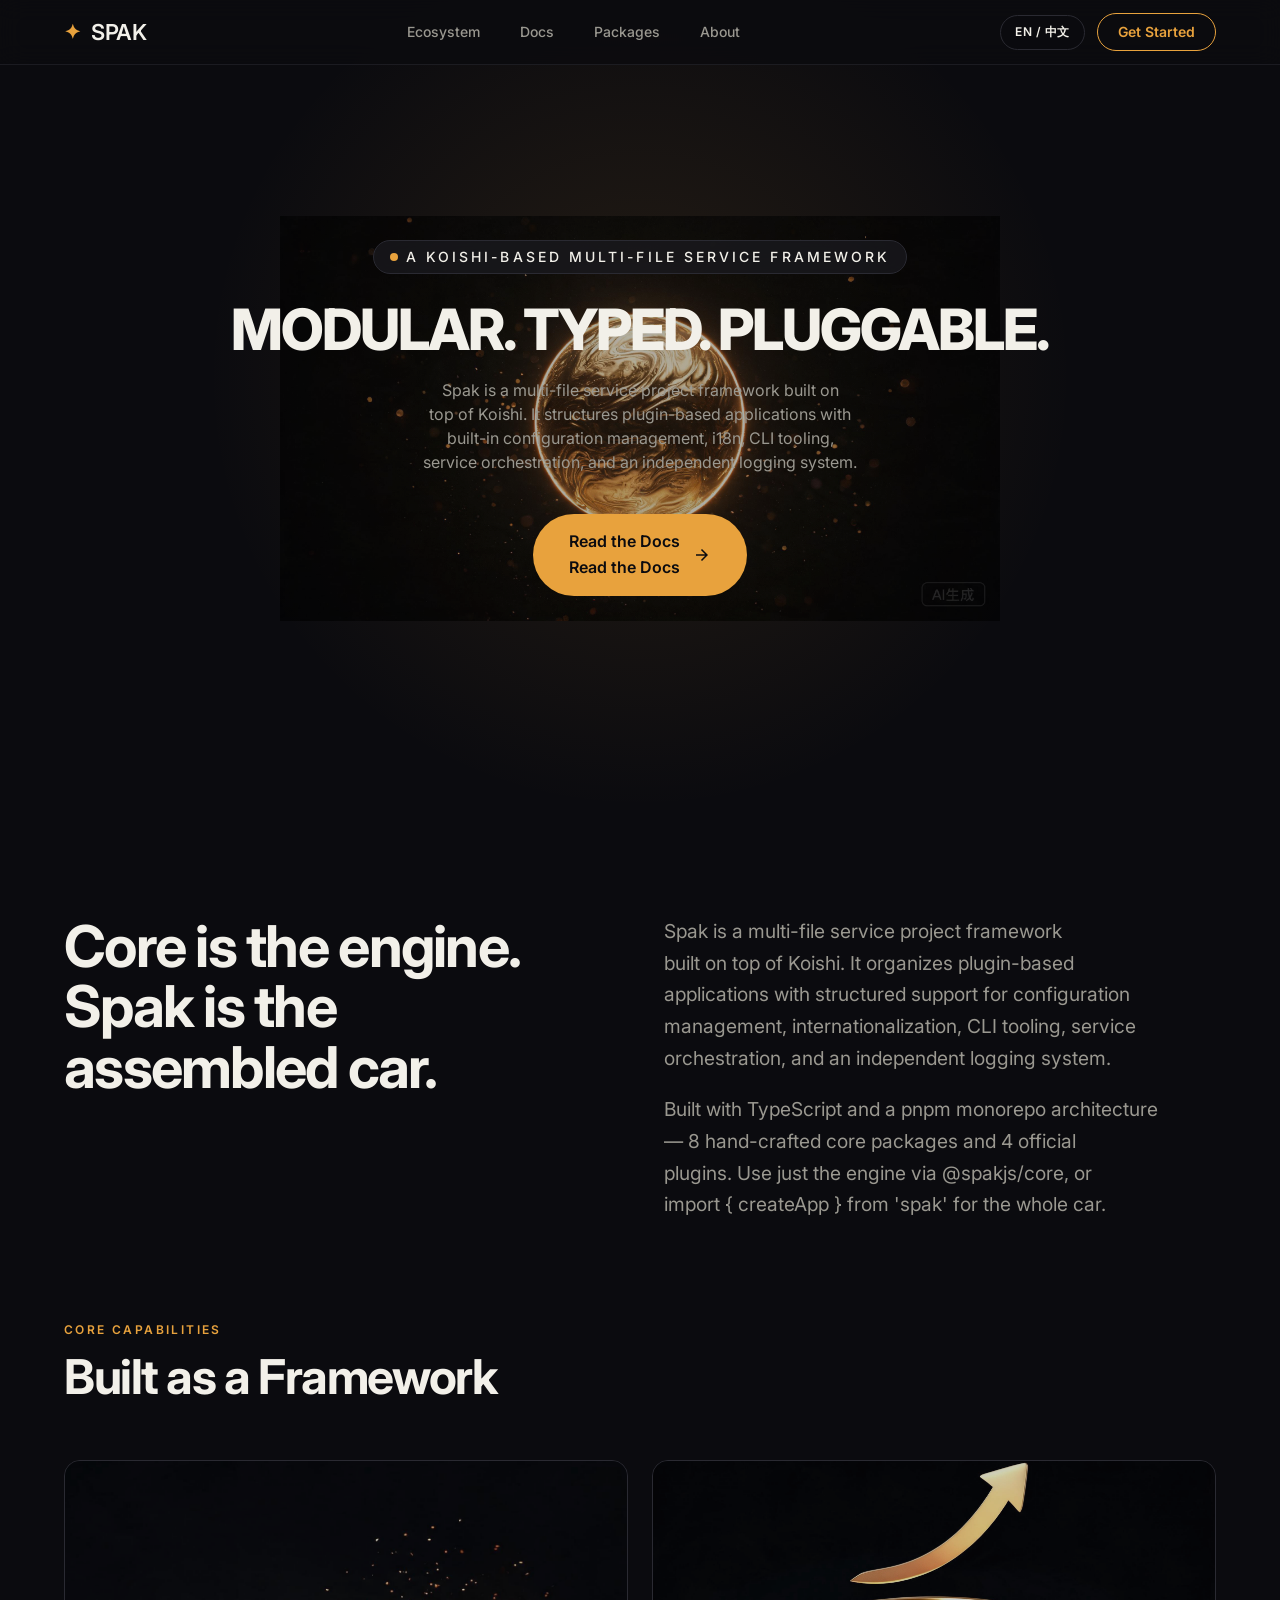
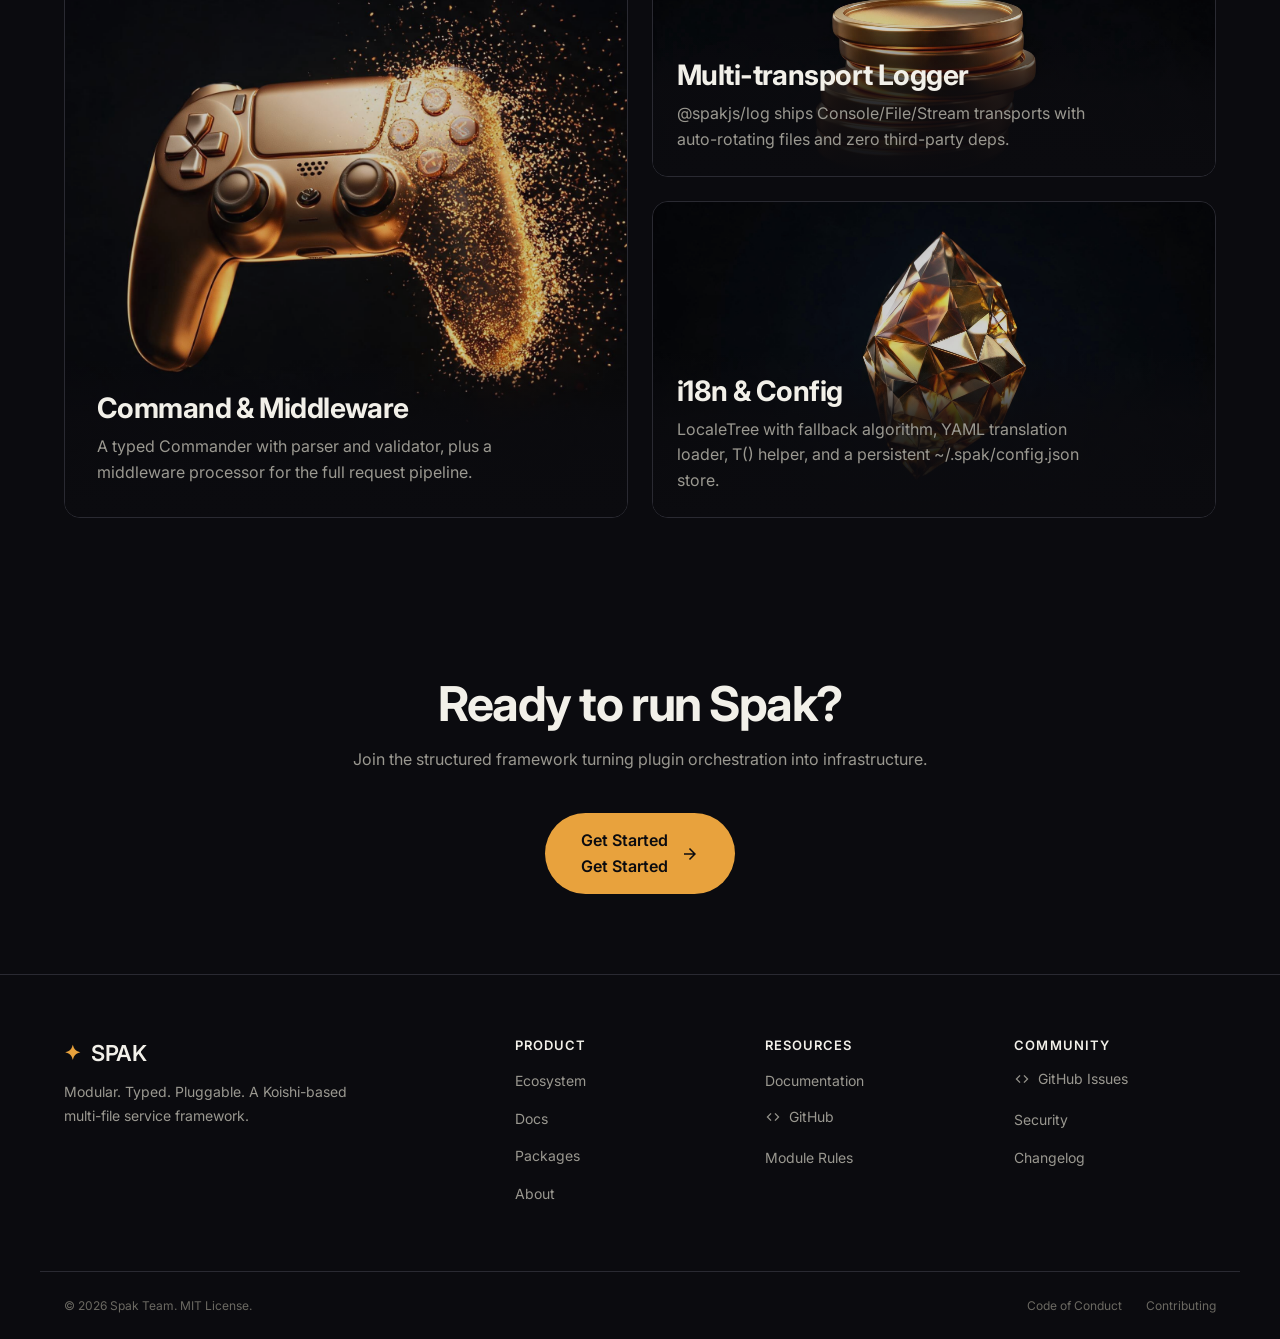
<file: index.html>
<!DOCTYPE html>
<html lang="en" class="dark">
<head>
  <meta charset="UTF-8">
  <meta name="viewport" content="width=device-width,initial-scale=1.0">
  <title>Spak — A Koishi-based Multi-file Service Framework</title>
  <link rel="icon" type="image/svg+xml" href="assets/spak.svg">
  <link rel="preconnect" href="https://fonts.googleapis.com">
  <link rel="preconnect" href="https://fonts.gstatic.com" crossorigin>
  <link href="https://fonts.googleapis.com/css2?family=Inter:wght@300;400;500;600;700;800&display=swap" rel="stylesheet">
  <link href="https://fonts.googleapis.com/css2?family=Material+Symbols+Outlined:opsz,wght,FILL,GRAD@20..48,100..700,0..1,0..200" rel="stylesheet">
  <link rel="stylesheet" href="css/main.css">
  <link rel="stylesheet" href="css/layout.css">
  <link rel="stylesheet" href="css/animations.css">
  <link rel="stylesheet" href="css/themes.css">
</head>
<body class="lang-en">
  <div id="app">
    <!-- Cinematic Loader (shown until islands load + animation ticks) -->
    <div id="loader" class="loading-screen" aria-hidden="true">
      <div class="loading-ring-wrap">
        <svg class="loading-ring" viewBox="0 0 120 120" aria-hidden="true">
          <circle class="loading-ring-track" cx="60" cy="60" r="54" fill="none" stroke-width="2" />
          <circle id="loader-progress" class="loading-progress" cx="60" cy="60" r="54" fill="none" stroke-width="2" stroke-linecap="round" style="stroke-dasharray: 339.292; stroke-dashoffset: 339.292;" />
        </svg>
        <div class="loading-orb"></div>
      </div>
      <div class="loading-logotype">SPAK</div>
      <div class="loading-number"><span id="loader-number">0</span><span style="opacity:.9">%</span></div>
    </div>
  </div>

  <script>
    // ===== Page titles (per language) =====
    const PAGE_TITLE = {
      en: 'Spak — A Koishi-based Multi-file Service Framework',
      zh: 'Spak — 基于 Koishi 的多文件服务项目框架'
    }

    // ===== Islands configuration =====
    const islands = [
      { id: 'navbar',       file: 'islands/navbar.html' },
      { id: 'hero',         file: 'islands/hero.html' },
      { id: 'features',     file: 'islands/features.html' },
      { id: 'projects',     file: 'islands/projects.html' },
      { id: 'project-list', file: 'islands/project-list.html' },
      { id: 'docs',         file: 'islands/docs.html' },
      { id: 'about-page',   file: 'islands/about-page.html' },
      { id: 'footer',       file: 'islands/footer.html' },
    ]

    // ===== Page definitions (hash-based routing) =====
    const pages = {
      home:     { show: ['hero', 'features', 'projects'], hash: '',            name: { en: 'Home',     zh: '首页' } },
      projects: { show: ['project-list'],                  hash: 'projects',    name: { en: 'Packages', zh: '包' } },
      docs:     { show: ['docs'],                          hash: 'docs',        name: { en: 'Docs',     zh: '文档' } },
      about:    { show: ['about-page'],                    hash: 'about',       name: { en: 'About',    zh: '关于' } },
    }

    function getPageFromHash() {
      const hash = window.location.hash.replace('#/', '').replace('#', '')
      if (hash === 'projects') return 'projects'
      if (hash === 'docs')     return 'docs'
      if (hash === 'about')    return 'about'
      return 'home'
    }

    function currentLang() {
      return document.body.classList.contains('lang-zh') ? 'zh' : 'en'
    }

    function setLang(lang, { persist = true } = {}) {
      document.body.classList.remove('lang-en', 'lang-zh')
      document.body.classList.add('lang-' + lang)
      document.documentElement.lang = lang === 'zh' ? 'zh-CN' : 'en'
      document.title = PAGE_TITLE[lang]
      if (persist) {
        try { localStorage.setItem('spak-lang', lang) } catch (e) {}
      }
    }

    // ===== Initial language detection =====
    ;(function initLang() {
      let saved = null
      try { saved = localStorage.getItem('spak-lang') } catch (e) {}
      if (saved === 'zh' || saved === 'en') {
        setLang(saved, { persist: false })
      } else {
        const nav = (navigator.language || 'en').toLowerCase()
        setLang(nav.startsWith('zh') ? 'zh' : 'en', { persist: false })
      }
    })()

    function navigate(page, { pushHash = true } = {}) {
      const config = pages[page] || pages.home

      // Update hash once (avoid loop)
      if (pushHash) {
        const targetHash = config.hash
        const currentHash = window.location.hash.replace('#/', '').replace('#', '')
        if (targetHash !== currentHash) {
          history.replaceState(null, '', targetHash ? '#/' + targetHash : '#/')
        }
      }

      // Update nav links (if navbar is already loaded)
      const currentKey = page
      document.querySelectorAll('.nav-link[data-page], .nav-link').forEach(btn => {
        const p = btn.getAttribute('data-page')
        if (!p) return
        btn.classList.toggle('active', p === currentKey)
      })

      // Toggle visibility of content islands
      document.querySelectorAll('#app > .island-wrap').forEach(wrap => {
        const name = wrap.dataset.island
        if (name === 'navbar' || name === 'footer') {
          wrap.style.display = ''
          return
        }
        wrap.style.display = config.show.includes(name) ? '' : 'none'
      })

      // After switching page, re-run reveal + count observers
      requestAnimationFrame(() => {
        initScrollAnimation()
        initCountUps()
        window.scrollTo({ top: 0, behavior: 'instant' in window ? 'instant' : 'auto' })
      })
    }

    window.navigate = navigate

    // ===== Hash change listener =====
    window.addEventListener('hashchange', () => {
      const page = getPageFromHash()
      navigate(page, { pushHash: false })
      // After page switch, if hash contains a sub-anchor scroll to it
      const raw = window.location.hash
      if (raw.includes('?') || raw.includes('#') && raw.split('#').length > 2) {
        // legacy nested hash; ignore
      }
    })

    // ===== Islands loader =====
    async function loadIslands() {
      const app = document.getElementById('app')
      // Keep loader; append islands after (we remove loader after animation)
      const loader = document.getElementById('loader')

      for (const item of islands) {
        try {
          const res = await fetch(item.file)
          if (!res.ok) { console.warn('Island fetch failed:', item.file, res.status); continue }
          const html = await res.text()
          const wrap = document.createElement('div')
          wrap.className = 'island-wrap'
          wrap.dataset.island = item.id
          wrap.innerHTML = html
          // Insert before loader so loader sits on top visually; then remove loader later
          app.insertBefore(wrap, loader)

          // Re-execute any inline scripts inside the island
          wrap.querySelectorAll('script').forEach(oldScript => {
            const ns = document.createElement('script')
            Array.from(oldScript.attributes).forEach(a => ns.setAttribute(a.name, a.value))
            ns.textContent = oldScript.textContent
            oldScript.parentNode.replaceChild(ns, oldScript)
          })
        } catch (e) {
          console.warn('Island load failed:', item.file, e)
        }
      }

      // After all islands loaded, bind global interactions (navbar etc.)
      bindGlobalInteractions()

      // Initialize scroll + count for first time
      initScrollAnimation()
      initCountUps()

      // Route to initial page from hash
      navigate(getPageFromHash(), { pushHash: false })
    }

    // ===== Cinematic loader progress =====
    function startLoaderAnimation(onDone) {
      const prefersReduced = window.matchMedia('(prefers-reduced-motion: reduce)').matches
      const loader = document.getElementById('loader')
      const loaderNumber = document.getElementById('loader-number')
      const loaderProgress = document.getElementById('loader-progress')
      const ringCircumference = 339.292

      if (prefersReduced) {
        if (loader) { loader.style.display = 'none' }
        onDone && onDone()
        return
      }

      const duration = 1800
      let startTs = null
      function easeOutQuart(t) { return 1 - Math.pow(1 - t, 4) }

      function tick(ts) {
        if (!startTs) startTs = ts
        const p = Math.min((ts - startTs) / duration, 1)
        const value = Math.floor(easeOutQuart(p) * 100)
        if (loaderNumber)   loaderNumber.textContent = value
        if (loaderProgress) loaderProgress.style.strokeDashoffset = ringCircumference * (1 - easeOutQuart(p))
        if (p < 1) {
          requestAnimationFrame(tick)
        } else {
          if (loaderProgress) loaderProgress.style.strokeDashoffset = 0
          if (loader) {
            loader.classList.add('done')
            setTimeout(() => {
              if (loader && loader.parentNode) loader.parentNode.removeChild(loader)
              onDone && onDone()
            }, 700)
          } else {
            onDone && onDone()
          }
        }
      }
      requestAnimationFrame(tick)
    }

    // ===== Reveal on scroll =====
    let revealObserver = null
    function initScrollAnimation() {
      // Tag reveal candidates if not tagged yet
      document.querySelectorAll('.reveal, .card, .section, .about-card, .domain-card, .chip-row, .cta-wrap, .stats-grid > div, .manifesto-grid > div').forEach(el => {
        if (!el.classList.contains('reveal') && !el.classList.contains('scroll-animate')) {
          // Only tag elements that would benefit from reveal; skip if explicitly reveal already
        }
      })
      const targets = document.querySelectorAll('.reveal, .scroll-animate')
      if (!('IntersectionObserver' in window)) {
        targets.forEach(t => t.classList.add('visible', 'in-view'))
        return
      }
      if (revealObserver) revealObserver.disconnect()
      revealObserver = new IntersectionObserver((entries) => {
        entries.forEach(entry => {
          if (entry.isIntersecting) {
            entry.target.classList.add('in-view', 'visible')
            entry.target.classList.remove('exit')
            revealObserver.unobserve(entry.target)
          } else {
            // Allow re-animation on scroll back for fun
            entry.target.classList.add('exit')
            entry.target.classList.remove('visible', 'in-view')
          }
        })
      }, { threshold: 0.12, rootMargin: '0px 0px -40px 0px' })
      targets.forEach(el => revealObserver.observe(el))
    }

    // ===== Count-up animation =====
    let countObserver = null
    function initCountUps() {
      if (countObserver) countObserver.disconnect()
      const els = document.querySelectorAll('.count-up')
      if (!els.length) return

      const easeOutQuart = (t) => 1 - Math.pow(1 - t, 4)
      const compact = (n) => {
        if (n >= 1e9) return (n / 1e9).toFixed(2).replace(/\.?0+$/, '') + 'B'
        if (n >= 1e6) return (n / 1e6).toFixed(2).replace(/\.?0+$/, '') + 'M'
        if (n >= 1e3) return Math.round(n / 1e3) + 'K'
        return n.toLocaleString('en-US')
      }

      if (!('IntersectionObserver' in window)) {
        els.forEach(el => {
          const target = parseInt(el.dataset.target, 10) || 0
          const prefix = el.dataset.prefix || ''
          const suffix = el.dataset.suffix || ''
          const fmt = el.dataset.format || 'compact'
          el.textContent = fmt === 'locale'
            ? prefix + target.toLocaleString('en-US') + suffix
            : prefix + compact(target) + suffix
        })
        return
      }

      countObserver = new IntersectionObserver((entries) => {
        entries.forEach(entry => {
          if (!entry.isIntersecting) return
          const el = entry.target
          if (el.dataset.counted) return
          el.dataset.counted = '1'
          const target = parseInt(el.dataset.target, 10) || 0
          const prefix = el.dataset.prefix || ''
          const suffix = el.dataset.suffix || ''
          const fmt = el.dataset.format || 'compact'
          const duration = 1800
          let startTs = null

          const format = (n) => {
            if (fmt === 'locale') return prefix + n.toLocaleString('en-US') + suffix
            return prefix + compact(n) + suffix
          }

          function step(ts) {
            if (!startTs) startTs = ts
            const p = Math.min((ts - startTs) / duration, 1)
            const current = Math.floor(easeOutQuart(p) * target)
            el.textContent = format(current)
            if (p < 1) requestAnimationFrame(step)
            else el.textContent = format(target)
          }
          requestAnimationFrame(step)
          countObserver.unobserve(el)
        })
      }, { threshold: 0.4 })

      els.forEach(el => countObserver.observe(el))
    }

    // ===== Smooth scroll for anchor links =====
    function bindSmoothScroll(rootEl) {
      const scope = rootEl || document
      scope.querySelectorAll('a[data-scroll], a[href^="#"]').forEach(a => {
        if (a.dataset.boundScroll) return
        // Skip pure routing buttons like onclick="navigate(...)" (they don't use href="#...")
        const href = a.getAttribute('href') || ''
        if (!href.startsWith('#')) return
        a.dataset.boundScroll = '1'
        a.addEventListener('click', (ev) => {
          const selector = href
          if (!selector || selector === '#' || selector === '#/') return
          // Strip leading '#/' or '#'
          const clean = selector.replace(/^#\/?/, '')
          // 1) If it matches a page hash (projects / about), do route + then top
          if (pages[clean]) {
            ev.preventDefault()
            navigate(clean)
            return
          }
          // 2) Otherwise try anchor ID scroll on currently visible page
          const target = document.getElementById(clean)
          if (target) {
            ev.preventDefault()
            // Close mobile menu if open
            const mm = document.getElementById('mobile-menu')
            if (mm) {
              mm.classList.add('hidden-menu')
              mm.setAttribute('aria-hidden', 'true')
              const mt = document.getElementById('menu-toggle')
              if (mt) mt.setAttribute('aria-expanded', 'false')
            }
            const navH = 72
            const rect = target.getBoundingClientRect()
            const top = window.scrollY + rect.top - navH
            window.scrollTo({ top: Math.max(0, top), behavior: 'smooth' })
          }
        })
      })
    }

    // ===== Global interactions (once navbar/footer etc. loaded) =====
    function bindGlobalInteractions() {
      // Smooth scroll across whole document
      bindSmoothScroll(document)

      // Mobile menu
      const menuToggle = document.getElementById('menu-toggle')
      const menuClose  = document.getElementById('menu-close')
      const mobileMenu = document.getElementById('mobile-menu')
      if (menuToggle && mobileMenu) {
        menuToggle.addEventListener('click', () => {
          mobileMenu.classList.remove('hidden-menu')
          mobileMenu.setAttribute('aria-hidden', 'false')
          menuToggle.setAttribute('aria-expanded', 'true')
        })
      }
      if (menuClose && mobileMenu) {
        menuClose.addEventListener('click', () => {
          mobileMenu.classList.add('hidden-menu')
          mobileMenu.setAttribute('aria-hidden', 'true')
          if (menuToggle) menuToggle.setAttribute('aria-expanded', 'false')
        })
      }
      // Click outside to close mobile menu
      if (mobileMenu) {
        mobileMenu.addEventListener('click', (e) => {
          if (e.target === mobileMenu) {
            mobileMenu.classList.add('hidden-menu')
            mobileMenu.setAttribute('aria-hidden', 'true')
            if (menuToggle) menuToggle.setAttribute('aria-expanded', 'false')
          }
        })
      }

      // Language toggles (all buttons)
      const toggles = document.querySelectorAll('.lang-toggle, #global-lang-toggle, #mobile-lang-toggle')
      toggles.forEach(btn => {
        if (btn.dataset.boundLang) return
        btn.dataset.boundLang = '1'
        btn.addEventListener('click', () => {
          const next = currentLang() === 'zh' ? 'en' : 'zh'
          setLang(next)
        })
      })

      // Legacy nav-link onclick="navigate(...)" may not have data-page; ensure consistency
      document.querySelectorAll('.nav-link').forEach(btn => {
        // If it has onclick already set (from islands), that's fine.
        // If it's a scroll anchor, bindSmoothScroll handles it.
      })
    }

    // ===== Boot sequence =====
    ;(async function boot() {
      // Kick off loader animation in parallel with island fetching
      let loaderDone = false
      let islandsDone = false
      function tryFinalize() {
        if (loaderDone && islandsDone) {
          // Everything is ready; final reveal ensured by CSS on loader
        }
      }
      startLoaderAnimation(() => { loaderDone = true; tryFinalize() })
      await loadIslands()
      islandsDone = true
      tryFinalize()
    })()
  </script>
</body>
</html>
</file>
<file: css/main.css>
/* ===== Spak Main Styles — Zentry dark-gold theme ===== */

/* ===== Global Reset ===== */
*,*::before,*::after { margin: 0; padding: 0; box-sizing: border-box; }
html, body { overflow-x: hidden; }
body {
  font-family: 'Inter',"Noto Sans SC","PingFang SC","Microsoft YaHei",-apple-system,BlinkMacSystemFont,system-ui,sans-serif;
  background: var(--spak-background);
  color: var(--spak-foreground);
  line-height: 1.6;
  min-height: 100vh;
  -webkit-font-smoothing: antialiased;
  -moz-osx-font-smoothing: grayscale;
}
a { color: var(--spak-primary); text-decoration: none; transition: color .2s; }
a:hover { color: color-mix(in srgb, var(--spak-primary) 75%, white); }
::selection { background: var(--spak-primary); color: var(--spak-primary-foreground); }
img { max-width: 100%; display: block; }
button { font-family: inherit; cursor: pointer; }
h1, h2, h3, h4 { font-weight: 700; letter-spacing: -0.02em; color: var(--spak-foreground); }

/* ===== Tap highlight & focus (no click bug!) ===== */
* {
  -webkit-tap-highlight-color: transparent;
  -webkit-touch-callout: none;
}
button, a, .nav-link, .btn, .nav-logo, .lang-toggle, .magnetic-btn {
  -webkit-tap-highlight-color: transparent !important;
  outline: none;
}
button:focus, a:focus, .nav-link:focus, .btn:focus, .lang-toggle:focus {
  outline: none;
  box-shadow: none;
}
button:focus-visible, a:focus-visible, .lang-toggle:focus-visible, .magnetic-btn:focus-visible {
  outline: 2px solid var(--spak-primary);
  outline-offset: 2px;
}

/* ===== Utility classes ===== */
.material-symbols-outlined {
  font-size: 24px;
  line-height: 1;
  vertical-align: middle;
}
.gradient-text {
  background: linear-gradient(135deg, var(--spak-primary), #F2C87A);
  -webkit-background-clip: text;
  -webkit-text-fill-color: transparent;
  background-clip: text;
}
.btn {
  display: inline-flex; align-items: center; gap: 8px;
  padding: 12px 28px; border-radius: 9999px;
  font: 600 14px/20px 'Inter',sans-serif;
  cursor: pointer; transition: all .25s ease; border: 1px solid transparent; text-decoration: none;
}
.btn-primary { background: var(--spak-primary); color: var(--spak-primary-foreground); }
.btn-primary:hover { transform: translateY(-1px); box-shadow: 0 8px 24px -8px color-mix(in srgb, var(--spak-primary) 55%, transparent); }
.btn-secondary {
  background: transparent; color: var(--spak-primary);
  border: 1px solid var(--spak-border);
}
.btn-secondary:hover { background: color-mix(in srgb, var(--spak-primary) 10%, transparent); border-color: var(--spak-primary); }
.section-title {
  font: 700 32px/40px 'Inter',sans-serif; text-align: center; margin-bottom: 12px;
}
.section-desc {
  font: 400 16px/24px 'Inter',sans-serif; text-align: center;
  color: var(--spak-ink-2); margin-bottom: 48px;
}
.count-up { font-variant-numeric: tabular-nums; }

/* ===== Cinematic Loader ===== */
.loading-screen {
  position: fixed;
  inset: 0;
  z-index: 200;
  display: flex;
  flex-direction: column;
  align-items: center;
  justify-content: center;
  gap: 1.25rem;
  background: var(--spak-background);
  transition: opacity .7s ease, visibility .7s;
}
.loading-screen.done {
  opacity: 0;
  visibility: hidden;
  pointer-events: none;
}
.loading-ring-wrap {
  position: relative;
  width: 160px;
  height: 160px;
}
.loading-ring {
  position: absolute;
  inset: 0;
  width: 100%;
  height: 100%;
  transform: rotate(-90deg);
}
.loading-ring-track {
  stroke: color-mix(in srgb, var(--spak-primary) 18%, transparent);
}
.loading-progress {
  stroke: var(--spak-primary);
  transition: stroke-dashoffset 0.05s linear;
}
.loading-orb {
  position: absolute;
  inset: 0;
  margin: auto;
  width: 72px;
  height: 72px;
  border-radius: 50%;
  background: radial-gradient(circle at 35% 30%, color-mix(in srgb, var(--spak-primary) 70%, var(--spak-foreground) 30%) 0%, var(--spak-primary) 42%, color-mix(in srgb, var(--spak-primary) 22%, transparent) 72%, transparent 100%);
  box-shadow: 0 0 44px color-mix(in srgb, var(--spak-primary) 55%, transparent), inset 0 0 22px rgba(255,255,255,0.16);
  animation: loader-orb-breathe 2.4s ease-in-out infinite;
}
@keyframes loader-orb-breathe {
  0%, 100% { transform: scale(1); opacity: .9; }
  50% { transform: scale(1.12); opacity: 1; }
}
.loading-logotype {
  font-size: 1.15rem;
  font-weight: 700;
  color: var(--spak-primary);
  letter-spacing: 0.6em;
  text-indent: 0.6em;
  opacity: 0;
  animation: logotype-reveal 1.2s cubic-bezier(.22, 1, .36, 1) forwards;
  animation-delay: 0.2s;
}
@keyframes logotype-reveal {
  from { opacity: 0; letter-spacing: 0.9em; filter: blur(4px); }
  to { opacity: 1; letter-spacing: 0.28em; filter: blur(0); }
}
.loading-number {
  font-size: 1.5rem;
  font-weight: 600;
  color: var(--spak-primary);
  letter-spacing: 0.04em;
  line-height: 1;
  font-variant-numeric: tabular-nums;
}

/* ===== Navbar (Glass) ===== */
.nav-glass {
  position: fixed;
  inset: 0 0 auto 0;
  z-index: 60;
  background: color-mix(in srgb, var(--spak-background) 82%, transparent);
  border-bottom: 1px solid color-mix(in srgb, var(--spak-border) 55%, transparent);
  backdrop-filter: blur(12px);
  -webkit-backdrop-filter: blur(12px);
}
.nav-inner {
  max-width: 1200px;
  margin: 0 auto;
  padding: 0 24px;
  height: 64px;
  display: flex;
  align-items: center;
  justify-content: space-between;
}
.nav-logo {
  display: flex;
  align-items: center;
  gap: 8px;
  cursor: pointer;
  font: 700 20px/1 'Inter',sans-serif;
  letter-spacing: 0.12em;
  color: var(--spak-foreground);
  text-decoration: none;
}
.nav-links {
  display: flex;
  align-items: center;
  gap: 32px;
}
.nav-link {
  background: none;
  border: none;
  padding: 0;
  font: 500 14px/20px 'Inter',sans-serif;
  color: var(--spak-ink-2);
  cursor: pointer;
  transition: color .2s ease;
}
.nav-link:hover { color: var(--spak-foreground); }
.nav-link.active { color: var(--spak-foreground); }

.nav-actions {
  display: flex;
  align-items: center;
  gap: 12px;
}

.lang-toggle {
  display: inline-flex;
  align-items: center;
  justify-content: center;
  border-radius: 9999px;
  padding: .5rem .9rem;
  font-size: .75rem;
  font-weight: 600;
  letter-spacing: 0.04em;
  border: 1px solid var(--spak-border);
  color: var(--spak-foreground);
  background: color-mix(in srgb, var(--spak-background) 70%, transparent);
  transition: border-color .2s ease, color .2s ease, background .2s ease;
  cursor: pointer;
}
.lang-toggle:hover {
  border-color: var(--spak-primary);
  color: var(--spak-primary);
  background: color-mix(in srgb, var(--spak-primary) 10%, transparent);
}

.btn-outline-gold {
  display: inline-flex;
  align-items: center;
  justify-content: center;
  border-radius: 9999px;
  padding: .5rem 1.25rem;
  font: 600 14px/20px 'Inter',sans-serif;
  border: 1px solid var(--spak-primary);
  color: var(--spak-primary);
  background: transparent;
  transition: all .25s ease;
  cursor: pointer;
  text-decoration: none;
}
.btn-outline-gold:hover {
  background: var(--spak-primary);
  color: var(--spak-primary-foreground);
}

.menu-toggle {
  display: none;
  align-items: center;
  justify-content: center;
  width: 40px;
  height: 40px;
  border-radius: 8px;
  border: 1px solid var(--spak-border);
  background: transparent;
  color: var(--spak-foreground);
}

/* ===== Mobile Menu ===== */
.mobile-menu {
  position: fixed;
  inset: 0;
  z-index: 70;
  display: flex;
  flex-direction: column;
  align-items: center;
  justify-content: center;
  gap: 2rem;
  background: color-mix(in srgb, var(--spak-background) 96%, transparent);
  backdrop-filter: blur(16px);
  -webkit-backdrop-filter: blur(16px);
  transition: opacity .35s ease, visibility .35s;
}
.mobile-menu.hidden-menu {
  opacity: 0;
  visibility: hidden;
  pointer-events: none;
}
.mobile-menu-close {
  position: absolute;
  top: 16px;
  right: 24px;
  display: inline-flex;
  align-items: center;
  justify-content: center;
  width: 40px;
  height: 40px;
  border-radius: 8px;
  border: 1px solid var(--spak-border);
  background: transparent;
  color: var(--spak-foreground);
}
.mobile-link {
  font-size: 1.5rem;
  font-weight: 500;
  color: var(--spak-foreground);
  text-decoration: none;
  transition: color .2s ease;
}
.mobile-link:hover { color: var(--spak-primary); }

/* ===== Hero ===== */
.hero {
  position: relative;
  isolation: isolate;
  min-height: 100vh;
  display: flex;
  align-items: center;
  justify-content: center;
  overflow: hidden;
  background-image: var(--spak-hero-radial);
}
.hero-bg {
  position: absolute;
  inset: 0;
  background-image: var(--spak-hero-radial);
  z-index: -1;
}
.hero-particles {
  position: absolute;
  inset: 0;
  z-index: 0;
  pointer-events: none;
}
.hero-glow-ring {
  position: absolute;
  width: 300px;
  height: 300px;
  border-radius: 50%;
  background: radial-gradient(circle, color-mix(in srgb, var(--spak-primary) 25%, transparent) 0%, transparent 70%);
  filter: blur(40px);
  animation: glow-pulse 6s ease-in-out infinite;
  pointer-events: none;
}
@keyframes glow-pulse {
  0%, 100% { opacity: .4; transform: scale(1); }
  50% { opacity: .7; transform: scale(1.15); }
}
.hero-orb {
  position: absolute;
  inset: 0;
  display: flex;
  align-items: center;
  justify-content: center;
  z-index: -1;
  pointer-events: none;
}
.hero-orb img {
  width: min(90vw, 720px);
  opacity: .65;
  animation: orb-pulse 8s ease-in-out infinite;
}
@keyframes orb-pulse {
  0%, 100% { transform: scale(1); }
  50% { transform: scale(1.06); }
}
.hero-content {
  position: relative;
  z-index: 1;
  max-width: 1100px;
  margin: 0 auto;
  text-align: center;
  padding: 80px 24px;
  width: 100%;
}
.hero-badge {
  display: inline-flex;
  align-items: center;
  gap: 8px;
  padding: 6px 16px;
  border-radius: 9999px;
  background: color-mix(in srgb, var(--spak-surface) 70%, transparent);
  backdrop-filter: blur(12px);
  -webkit-backdrop-filter: blur(12px);
  border: 1px solid var(--spak-border);
  color: var(--spak-primary);
  font: 600 12px/1.5 'Inter',sans-serif;
  letter-spacing: 0.22em;
  text-transform: uppercase;
  margin-bottom: 24px;
}
.badge-dot {
  width: 6px; height: 6px;
  border-radius: 50%;
  background: var(--spak-primary);
}
.hero-title {
  font: 800 clamp(48px, 7vw, 112px) / 0.92 'Inter',sans-serif;
  letter-spacing: -0.04em;
  margin-bottom: 16px;
  color: var(--spak-foreground);
  text-wrap: balance;
}
.hero-subtitle {
  font: 700 24px/32px 'Inter',sans-serif;
  margin-bottom: 12px;
  color: var(--spak-foreground);
}
.hero-desc {
  font: 400 clamp(16px, 1.6vw, 20px) / 1.6 'Inter',sans-serif;
  color: var(--spak-ink-2);
  max-width: 640px;
  margin: 24px auto 40px;
  text-wrap: balance;
}
.hero-actions {
  display: flex;
  gap: 16px;
  justify-content: center;
  flex-wrap: wrap;
}

/* ===== Magnetic Button ===== */
.magnetic-btn {
  position: relative;
  display: inline-flex;
  align-items: center;
  gap: .75rem;
  overflow: hidden;
  border-radius: 9999px;
  padding: .95rem 2.2rem;
  font-weight: 600;
  background: var(--spak-primary);
  color: var(--spak-primary-foreground);
  text-decoration: none;
  cursor: pointer;
  border: none;
}
.magnetic-track {
  display: flex;
  flex-direction: column;
  transition: transform .4s cubic-bezier(.22, 1, .36, 1);
}
.magnetic-btn:hover .magnetic-track {
  transform: translateY(-50%);
}

/* ===== Stars (legacy particle) ===== */
.star {
  position: absolute;
  background: var(--spak-primary);
  border-radius: 50%;
  opacity: 0;
  animation: star-twinkle var(--dur, 3s) ease-in-out infinite;
}
@keyframes star-twinkle {
  0%, 100% { opacity: 0; transform: scale(0.5); }
  50% { opacity: 1; transform: scale(1); }
}

/* ===== Grid Helpers ===== */
.grid-3 { display: grid; grid-template-columns: repeat(3, 1fr); gap: 24px; }
.grid-2 { display: grid; grid-template-columns: repeat(2, 1fr); gap: 24px; }
.grid-auto {
  display: grid;
  grid-template-columns: repeat(auto-fill, minmax(300px, 1fr));
  gap: 24px;
}

/* ===== Cards ===== */
.card {
  position: relative;
  padding: 32px;
  border-radius: var(--spak-radius-lg);
  background: var(--spak-card);
  border: 1px solid var(--spak-border);
  transition: all .35s cubic-bezier(.4,0,.2,1);
  will-change: transform, box-shadow, border-color;
}
.card:hover {
  border-color: var(--spak-primary);
  box-shadow: 0 12px 40px -12px color-mix(in srgb, var(--spak-primary) 30%, transparent);
  transform: translateY(-4px) scale(1.01);
}
.card-icon {
  width: 48px; height: 48px;
  border-radius: var(--spak-radius-md);
  display: flex;
  align-items: center;
  justify-content: center;
  margin-bottom: 16px;
  background: var(--spak-primary-container);
  color: var(--spak-primary);
}
.card h3 {
  font: 600 18px/26px 'Inter',sans-serif;
  margin-bottom: 8px;
  color: var(--spak-foreground);
}
.card p {
  font: 400 14px/22px 'Inter',sans-serif;
  color: var(--spak-ink-2);
}

/* ===== Feature image cards ===== */
.feature-grid {
  display: grid;
  grid-template-columns: repeat(2, 1fr);
  gap: 24px;
}
.feature-card-large {
  grid-row: span 2;
  position: relative;
  overflow: hidden;
  border-radius: var(--spak-radius-lg);
  border: 1px solid var(--spak-border);
  background: var(--spak-card);
  transition: transform .5s ease;
}
.feature-card-large:hover,
.feature-card:hover {
  transform: scale(1.02);
}
.feature-card-large .feature-img,
.feature-card .feature-img {
  width: 100%;
  height: 100%;
  object-fit: cover;
  opacity: .8;
  transition: transform .7s ease;
}
.feature-card-large:hover .feature-img,
.feature-card:hover .feature-img {
  transform: scale(1.05);
}
.feature-card-large .feature-overlay {
  position: absolute;
  inset: auto 0 0 0;
  padding: 32px;
  background: linear-gradient(to top, var(--spak-background) 0%, color-mix(in srgb, var(--spak-background) 80%, transparent) 60%, transparent 100%);
}
.feature-card {
  position: relative;
  overflow: hidden;
  border-radius: var(--spak-radius-lg);
  border: 1px solid var(--spak-border);
  background: var(--spak-card);
  aspect-ratio: 16 / 9;
  transition: transform .5s ease;
}
.feature-card .feature-overlay {
  position: absolute;
  inset: auto 0 0 0;
  padding: 24px;
  background: linear-gradient(to top, var(--spak-background) 0%, color-mix(in srgb, var(--spak-background) 80%, transparent) 60%, transparent 100%);
}
.feature-overlay h3 {
  font: 700 clamp(20px, 2.2vw, 30px) / 1.2 'Inter',sans-serif;
  margin-bottom: 8px;
  color: var(--spak-foreground);
}
.feature-overlay p {
  color: var(--spak-ink-2);
  max-width: 420px;
}

/* ===== Manifesto / About 2-column ===== */
.manifesto-grid {
  max-width: 1200px;
  margin: 0 auto;
  display: grid;
  grid-template-columns: 1fr 1fr;
  gap: 48px;
  align-items: start;
}
.manifesto-grid h2 {
  font: 700 clamp(30px, 4.5vw, 60px) / 1.05 'Inter',sans-serif;
  letter-spacing: -0.03em;
  text-wrap: balance;
}
.manifesto-grid p {
  font-size: clamp(16px, 1.5vw, 20px);
  line-height: 1.65;
  color: var(--spak-ink-2);
  margin-bottom: 20px;
  text-wrap: balance;
}

/* ===== Vault / Stats ===== */
.vault-bg {
  background: var(--spak-card);
}
.stats-grid {
  display: grid;
  grid-template-columns: repeat(3, 1fr);
  gap: 32px 48px;
}
.stat-num {
  font: 700 clamp(36px, 5vw, 64px) / 1 'Inter',sans-serif;
  color: var(--spak-primary);
  margin-bottom: 8px;
}
.stat-label {
  font: 500 12px/1.5 'Inter',sans-serif;
  letter-spacing: 0.12em;
  text-transform: uppercase;
  color: var(--spak-ink-2);
}

/* ===== Investor chips ===== */
.chip-row {
  display: flex;
  flex-wrap: wrap;
  justify-content: center;
  gap: 16px 24px;
}
.chip {
  padding: 12px 20px;
  border-radius: 9999px;
  border: 1px solid var(--spak-border);
  font: 600 13px/1 'Inter',sans-serif;
  letter-spacing: 0.08em;
  text-transform: uppercase;
  color: var(--spak-ink-2);
  white-space: nowrap;
}

/* ===== Backers CTA ===== */
.cta-wrap {
  text-align: center;
  max-width: 760px;
  margin: 0 auto;
}
.cta-wrap h2 {
  font: 700 clamp(28px, 4vw, 48px) / 1.1 'Inter',sans-serif;
  letter-spacing: -0.03em;
  margin-bottom: 16px;
}
.cta-wrap p {
  color: var(--spak-ink-2);
  margin-bottom: 40px;
}

/* ===== Section titles (compact) ===== */
.section-kicker {
  font: 600 12px/1.5 'Inter',sans-serif;
  letter-spacing: 0.2em;
  text-transform: uppercase;
  color: var(--spak-primary);
  margin-bottom: 12px;
}
.section-heading {
  font: 700 clamp(28px, 4vw, 48px) / 1.1 'Inter',sans-serif;
  letter-spacing: -0.03em;
  color: var(--spak-foreground);
  margin-bottom: 16px;
}

/* ===== Reveal on scroll ===== */
.reveal {
  opacity: 0;
  transform: translateY(28px);
  transition: opacity .8s cubic-bezier(.22, 1, .36, 1), transform .8s cubic-bezier(.22, 1, .36, 1);
}
.reveal.in-view {
  opacity: 1;
  transform: translateY(0);
}

/* ===== Footer ===== */
.site-footer {
  border-top: 1px solid var(--spak-border);
  padding: 64px 0 24px;
  background: var(--spak-background);
}
.footer-grid {
  max-width: 1200px;
  margin: 0 auto;
  padding: 0 24px;
  display: grid;
  grid-template-columns: 2fr 1fr 1fr 1fr;
  gap: 40px 48px;
}
.footer-brand p {
  color: var(--spak-ink-2);
  font-size: 14px;
  line-height: 1.7;
  margin-top: 12px;
  max-width: 320px;
}
.footer-col h4 {
  font: 600 13px/1 'Inter',sans-serif;
  letter-spacing: 0.08em;
  text-transform: uppercase;
  margin-bottom: 16px;
  color: var(--spak-foreground);
}
.footer-col ul { list-style: none; display: flex; flex-direction: column; gap: 12px; }
.footer-col a {
  font-size: 14px;
  color: var(--spak-ink-2);
  transition: color .2s ease;
  display: inline-flex;
  align-items: center;
  gap: 8px;
}
.footer-col a:hover { color: var(--spak-foreground); }

.footer-bottom {
  max-width: 1200px;
  margin: 64px auto 0;
  padding: 24px;
  border-top: 1px solid var(--spak-border);
  display: flex;
  align-items: center;
  justify-content: space-between;
  gap: 16px;
  flex-wrap: wrap;
  padding-bottom: 0;
}
.footer-bottom p { font-size: 12px; color: var(--spak-ink-3); }
.footer-legal { display: flex; gap: 24px; }
.footer-legal a { font-size: 12px; color: var(--spak-ink-3); }
.footer-legal a:hover { color: var(--spak-foreground); }

/* ===== Tags ===== */
.tag {
  display: inline-block;
  padding: 4px 12px;
  border-radius: 9999px;
  background: var(--spak-surface-2);
  color: var(--spak-foreground);
  font: 500 11px/16px 'Inter',sans-serif;
}
.tags { display: flex; flex-wrap: wrap; gap: 8px; margin: 12px 0; }

/* ===== Page Header ===== */
.page-header {
  text-align: center;
  padding-top: 120px;
  padding-bottom: 40px;
}

/* ===== About / Domain Card ===== */
.domain-card {
  position: relative;
  text-align: center;
  padding: 64px 32px;
  border-radius: var(--spak-radius-lg);
  background: var(--spak-card);
  overflow: hidden;
  border: 1px solid var(--spak-border);
  transition: all .3s;
}
.domain-card:hover {
  border-color: var(--spak-primary);
  box-shadow: 0 16px 48px -16px color-mix(in srgb, var(--spak-primary) 30%, transparent);
}
.domain-glow {
  position: absolute;
  top: -50%; left: 50%;
  transform: translateX(-50%);
  width: 400px; height: 400px;
  background: radial-gradient(circle, color-mix(in srgb, var(--spak-primary) 22%, transparent) 0%, transparent 70%);
  opacity: .4;
  pointer-events: none;
}
.domain-content { position: relative; z-index: 1; }
.domain-label {
  font: 500 14px/20px 'Inter',sans-serif;
  color: var(--spak-primary);
  margin-bottom: 12px;
  display: block;
}
.domain-name {
  font: 800 clamp(32px, 5vw, 48px) / 1.1 'Inter',sans-serif;
  background: linear-gradient(135deg, var(--spak-primary), #F2C87A);
  -webkit-background-clip: text;
  -webkit-text-fill-color: transparent;
  background-clip: text;
  margin-bottom: 12px;
  letter-spacing: -1px;
}
.domain-desc {
  font: 400 16px/24px 'Inter',sans-serif;
  color: var(--spak-ink-2);
  margin-bottom: 32px;
}

.about-card {
  max-width: 720px;
  margin: 0 auto;
  padding: 48px;
  border-radius: var(--spak-radius-lg);
  background: var(--spak-card);
  border: 1px solid var(--spak-border);
}
.about-icon {
  width: 72px;
  height: 72px;
  margin: 0 auto 20px;
  border-radius: 20px;
  display: flex;
  align-items: center;
  justify-content: center;
  background: var(--spak-primary-container);
  color: var(--spak-primary);
  font-size: 48px;
}
.about-card h2 {
  font: 700 28px/36px 'Inter',sans-serif;
  margin-bottom: 24px;
  text-align: center;
}
.about-text {
  text-align: left;
  font: 400 16px/28px 'Inter',sans-serif;
  color: var(--spak-ink-2);
}
.about-text p { margin-bottom: 16px; }
.about-text strong { color: var(--spak-foreground); font-weight: 600; }
.about-divider {
  height: 1px;
  background: var(--spak-border);
  margin: 32px 0;
}
.about-info {
  display: grid;
  grid-template-columns: 1fr 1fr;
  gap: 24px;
  text-align: left;
}
.info-item {
  display: flex;
  flex-direction: column;
  gap: 4px;
}
.info-label {
  font: 500 11px/16px 'Inter',sans-serif;
  color: var(--spak-ink-3);
  text-transform: uppercase;
  letter-spacing: .08em;
}
.info-value {
  font: 400 14px/22px 'Inter',sans-serif;
  color: var(--spak-foreground);
}
.info-value a { color: var(--spak-primary); font-weight: 500; }

/* ===== Responsive ===== */
@media (max-width: 960px) {
  .manifesto-grid { grid-template-columns: 1fr; gap: 24px; }
  .footer-grid { grid-template-columns: 1fr 1fr; }
  .feature-grid { grid-template-columns: 1fr; }
  .feature-card-large { grid-row: auto; aspect-ratio: 4 / 3; }
}

@media (max-width: 768px) {
  .nav-links { display: none; }
  .nav-actions .btn-outline-gold { display: none; }
  .menu-toggle { display: inline-flex; }

  .section { padding: 64px 0; }
  .grid-3 { grid-template-columns: 1fr; }
  .grid-2 { grid-template-columns: 1fr; }
  .stats-grid { grid-template-columns: 1fr; gap: 32px; }
  .footer-grid { grid-template-columns: 1fr; gap: 32px; }
  .hero-title { font-size: clamp(40px, 11vw, 64px); }
  .hero-actions { flex-direction: column; align-items: center; }
  .hero-actions .btn, .hero-actions .magnetic-btn { width: 100%; max-width: 280px; justify-content: center; }
  .about-card { padding: 28px 20px; }
  .about-info { grid-template-columns: 1fr; gap: 16px; }
  .page-header { padding-top: 100px; }
  .page-header .section-title { font-size: 28px; }
  .card { padding: 24px; }
  .footer-bottom { flex-direction: column; text-align: center; }
}

@media (max-width: 480px) {
  .nav-inner { height: 56px; padding: 0 16px; }
  .footer-grid, .footer-bottom { padding-left: 16px; padding-right: 16px; }
  .chip-row { gap: 10px 12px; }
  .chip { padding: 10px 14px; font-size: 11px; }
  .feature-overlay { padding: 16px !important; }
  .feature-overlay h3 { font-size: 20px; }
}

/* Reduced motion */
@media (prefers-reduced-motion: reduce) {
  .loading-screen { display: none !important; }
  .hero-orb img, .loading-orb, .loading-logotype { animation: none !important; }
  .reveal { opacity: 1; transform: none; transition: none; }
  .magnetic-track { transition: none; }
  .mobile-menu { transition: none; }
  .hero-glow-ring, .star { animation: none !important; }
}
</file>
<file: css/layout.css>
/* ===== 布局样式 ===== */
.container {
  max-width: 1200px;
  margin: 0 auto;
  padding: 0 24px;
}
.section {
  padding: 80px 0;
}

/* ===== 加载屏 ===== */
.loading-screen {
  display: flex;
  flex-direction: column;
  align-items: center;
  justify-content: center;
  min-height: 100vh;
  gap: 24px;
  color: var(--md-primary);
  font: 600 24px/32px 'Inter',sans-serif;
}
.loading-spinner {
  width: 40px;
  height: 40px;
  border: 3px solid var(--md-outline-variant);
  border-top-color: var(--md-primary);
  border-radius: 50%;
}

/* ===== Hero区域 ===== */
.hero {
  position: relative;
  min-height: calc(100vh - 64px);
  display: flex;
  align-items: center;
  overflow: hidden;
}
.hero-bg {
  position: absolute;
  inset: 0;
  background:
    radial-gradient(ellipse 80% 60% at 50% 0%, var(--md-primary-container) 0%, transparent 60%),
    radial-gradient(ellipse 60% 50% at 80% 80%, var(--md-tertiary-container) 0%, transparent 50%),
    radial-gradient(ellipse 40% 40% at 20% 60%, var(--md-primary-container) 0%, transparent 50%),
    var(--md-background);
  opacity: .4;
  z-index: 0;
}
.hero-particles {
  position: absolute;
  inset: 0;
  z-index: 0;
  pointer-events: none;
}
.hero-content {
  position: relative;
  z-index: 1;
  text-align: center;
  padding: 80px 0;
  width: 100%;
}
.hero-badge {
  display: inline-flex;
  align-items: center;
  gap: 8px;
  padding: 6px 16px;
  border-radius: var(--md-shape-full);
  background: color-mix(in srgb, var(--md-secondary-container) 70%, transparent);
  backdrop-filter: blur(12px);
  -webkit-backdrop-filter: blur(12px);
  color: var(--md-on-secondary-container);
  font: 500 14px/20px 'Inter',sans-serif;
  margin-bottom: 24px;
}
.badge-dot {
  width: 8px; height: 8px;
  border-radius: 50%;
  background: var(--md-primary);
}
.hero-title {
  font: 800 57px/64px 'Inter',sans-serif;
  margin-bottom: 16px;
  letter-spacing: -2px;
}
.hero-subtitle {
  font: 700 28px/36px 'Inter',sans-serif;
  margin-bottom: 12px;
}
.hero-desc {
  font: 400 16px/24px 'Inter',sans-serif;
  color: var(--md-on-surface-variant);
  max-width: 480px;
  margin: 0 auto 40px;
}
.hero-actions {
  display: flex;
  gap: 16px;
  justify-content: center;
  flex-wrap: wrap;
}

/* ===== 网格布局 ===== */
.grid-3 {
  display: grid;
  grid-template-columns: repeat(3, 1fr);
  gap: 24px;
}
.grid-2 {
  display: grid;
  grid-template-columns: repeat(2, 1fr);
  gap: 24px;
}
.grid-auto {
  display: grid;
  grid-template-columns: repeat(auto-fill, minmax(300px, 1fr));
  gap: 24px;
}

/* ===== 卡片（玻璃拟态） ===== */
.card {
  position: relative;
  padding: 32px;
  border-radius: var(--md-shape-lg);
  background: color-mix(in srgb, var(--md-surface-container) 85%, transparent);
  backdrop-filter: blur(12px);
  -webkit-backdrop-filter: blur(12px);
  border: 1px solid color-mix(in srgb, var(--md-outline-variant) 60%, transparent);
  transition: all .35s cubic-bezier(.4,0,.2,1);
  will-change: transform, box-shadow, border-color;
}
.card:hover {
  border-color: var(--md-primary);
  box-shadow:
    0 8px 32px color-mix(in srgb, var(--md-primary) 15%, transparent),
    var(--md-elevation-2);
  transform: translateY(-4px) scale(1.01);
}
.card-icon {
  width: 48px; height: 48px;
  border-radius: var(--md-shape-md);
  display: flex;
  align-items: center;
  justify-content: center;
  font-size: 24px;
  margin-bottom: 16px;
  backdrop-filter: blur(8px);
  -webkit-backdrop-filter: blur(8px);
}
.card h3 {
  font: 600 16px/24px 'Inter',sans-serif;
  margin-bottom: 8px;
}
.card p {
  font: 400 14px/20px 'Inter',sans-serif;
  color: var(--md-on-surface-variant);
  line-height: 1.6;
}

/* ===== 域名展示卡 ===== */
.domain-card {
  position: relative;
  text-align: center;
  padding: 64px 32px;
  border-radius: var(--md-shape-xl);
  background: var(--md-surface-container-high);
  overflow: hidden;
  border: 1px solid var(--md-outline-variant);
  transition: all .3s;
}
.domain-card:hover {
  border-color: var(--md-primary);
  box-shadow: var(--md-elevation-3);
}
.domain-glow {
  position: absolute;
  top: -50%; left: 50%;
  transform: translateX(-50%);
  width: 400px; height: 400px;
  background: radial-gradient(circle, var(--md-primary-container) 0%, transparent 70%);
  opacity: .15;
  pointer-events: none;
}
.domain-content { position: relative; z-index: 1; }
.domain-label {
  font: 500 14px/20px 'Inter',sans-serif;
  color: var(--md-primary);
  margin-bottom: 12px;
  display: block;
}
.domain-name {
  font: 800 45px/52px 'Inter',sans-serif;
  background: linear-gradient(135deg, var(--md-primary), var(--md-tertiary));
  -webkit-background-clip: text;
  -webkit-text-fill-color: transparent;
  background-clip: text;
  margin-bottom: 12px;
  letter-spacing: -1px;
}
.domain-desc {
  font: 400 16px/24px 'Inter',sans-serif;
  color: var(--md-on-surface-variant);
  margin-bottom: 32px;
}

/* ===== 导航栏 ===== */
.navbar {
  position: fixed;
  top: 0; left: 0; right: 0;
  z-index: 100;
  background: color-mix(in srgb, var(--md-surface-container) 70%, transparent);
  backdrop-filter: blur(24px) saturate(1.8);
  -webkit-backdrop-filter: blur(24px) saturate(1.8);
  border-bottom: 1px solid var(--md-outline-variant);
}
.nav-inner {
  display: flex;
  align-items: center;
  justify-content: space-between;
  height: 64px;
}
.nav-logo {
  display: flex;
  align-items: center;
  gap: 8px;
  text-decoration: none;
  color: var(--md-on-surface);
  cursor: pointer;
}
.nav-logo .material-symbols-outlined {
  font-size: 24px;
  color: var(--md-primary);
}
.nav-logo span:last-child {
  font: 600 22px/28px 'Inter',sans-serif;
  letter-spacing: -.5px;
}
.nav-links { display: flex; gap: 8px; }
.nav-link {
  padding: 8px 16px;
  border-radius: var(--md-shape-full);
  font: 500 14px/20px 'Inter',sans-serif;
  color: var(--md-on-surface-variant);
  cursor: pointer;
  transition: all .2s;
  border: none;
  background: none;
}
.nav-link:hover { background: var(--md-surface-container-high); color: var(--md-on-surface); }
.nav-link.active { background: var(--md-secondary-container); color: var(--md-on-secondary-container); }

/* ===== 关于页 ===== */
.about-card {
  max-width: 640px;
  margin: 0 auto;
  padding: 48px;
  border-radius: var(--md-shape-xl);
  background: color-mix(in srgb, var(--md-surface-container) 85%, transparent);
  backdrop-filter: blur(16px);
  -webkit-backdrop-filter: blur(16px);
  border: 1px solid color-mix(in srgb, var(--md-outline-variant) 60%, transparent);
  text-align: center;
}
.about-card h2 {
  font: 700 28px/36px 'Inter',sans-serif;
  margin-bottom: 24px;
}
.about-text {
  text-align: left;
  font: 400 16px/24px 'Inter',sans-serif;
  color: var(--md-on-surface-variant);
  line-height: 1.8;
}
.about-text p { margin-bottom: 16px; }
.about-text strong { color: var(--md-on-surface); }
.about-divider {
  height: 1px;
  background: var(--md-outline-variant);
  margin: 32px 0;
}
.about-info {
  display: grid;
  grid-template-columns: 1fr 1fr;
  gap: 24px;
  text-align: left;
}
.info-item {
  display: flex;
  flex-direction: column;
  gap: 4px;
}
.info-label {
  font: 500 11px/16px 'Inter',sans-serif;
  color: var(--md-outline);
  text-transform: uppercase;
  letter-spacing: .5px;
}
.info-value {
  font: 400 14px/20px 'Inter',sans-serif;
  color: var(--md-on-surface);
}
.info-value a { color: var(--md-primary); }

/* ===== 页脚 ===== */
.footer {
  background: var(--md-surface-container);
  border-top: 1px solid var(--md-outline-variant);
  padding: 48px 0 24px;
}
.footer-content {
  display: flex;
  flex-direction: column;
  gap: 24px;
  text-align: center;
}
.footer-logo {
  font: 600 22px/28px 'Inter',sans-serif;
  color: var(--md-primary);
}
.footer-desc {
  font: 400 14px/20px 'Inter',sans-serif;
  color: var(--md-on-surface-variant);
  margin-top: 4px;
}
.footer-links {
  display: flex;
  justify-content: center;
  gap: 24px;
}
.footer-links a {
  font: 500 14px/20px 'Inter',sans-serif;
  color: var(--md-on-surface-variant);
  transition: color .2s;
}
.footer-links a:hover { color: var(--md-primary); }
.footer-copy {
  font: 400 12px/16px 'Inter',sans-serif;
  color: var(--md-outline);
}

/* ===== 标签 ===== */
.tag {
  display: inline-block;
  padding: 4px 12px;
  border-radius: var(--md-shape-full);
  background: var(--md-secondary-container);
  color: var(--md-on-secondary-container);
  font: 500 11px/16px 'Inter',sans-serif;
}
.tags { display: flex; flex-wrap: wrap; gap: 8px; margin-bottom: 16px; }

/* ===== 项目页头 ===== */
.page-header {
  text-align: center;
  padding-top: 120px;
  padding-bottom: 40px;
}

/* ===== 响应式 ===== */
@media (max-width: 768px) {
  .section { padding: 48px 0; }
  .container { padding: 0 16px; }
  .hero-title { font: 800 36px/44px 'Inter',sans-serif; letter-spacing: -1px; }
  .hero-subtitle { font: 700 20px/28px 'Inter',sans-serif; }
  .hero-subtitle .material-symbols-outlined { font-size: 16px !important; }
  .hero-desc { font-size: 14px; max-width: 100%; margin-bottom: 32px; }
  .hero-actions { flex-direction: column; align-items: center; }
  .hero-actions .btn { width: 100%; max-width: 280px; justify-content: center; }
  .hero-content { padding: 60px 0; }
  .grid-3 { grid-template-columns: 1fr; }
  .grid-2 { grid-template-columns: 1fr; }
  .domain-name { font: 800 28px/36px 'Inter',sans-serif; }
  .domain-card { padding: 40px 20px; }
  .about-card { padding: 28px 20px; }
  .about-info { grid-template-columns: 1fr; gap: 16px; }
  .page-header { padding-top: 100px; }
  .page-header .section-title { font-size: 28px; }
  .page-header .section-desc { font-size: 14px; }
  .card { padding: 24px; }
  .grid-auto { grid-template-columns: 1fr; }
  .footer { padding: 32px 0 20px; }
  .footer-links { flex-direction: column; gap: 12px; }
}

/* 小手机 */
@media (max-width: 480px) {
  .nav-inner { height: 52px; }
  .nav-links { gap: 4px; }
  .nav-link { padding: 6px 10px; font-size: 12px; }
  .nav-logo span:last-child { font: 600 18px/24px 'Inter',sans-serif; }
  .hero-title { font: 800 28px/34px 'Inter',sans-serif; }
  .hero-subtitle { font: 700 17px/24px 'Inter',sans-serif; }
  .hero { min-height: calc(100vh - 52px); }
  .stat-card { padding: 20px 16px; }
  .section-title { font-size: 24px !important; margin-bottom: 8px; }
  .section-desc { font-size: 13px !important; margin-bottom: 32px; }
  .features-section .grid-2 { gap: 16px; }
  .about-text { font-size: 14px; }
  .about-card h2 { font-size: 24px; }
  .info-label { font-size: 10px; }
  .info-value { font-size: 13px; }
  .footer-logo { font-size: 18px; }
}

/* 超大屏优化 */
@media (min-width: 1400px) {
  .container { max-width: 1200px; }
  .hero-title { font-size: 72px; line-height: 80px; }
  .hero-subtitle { font-size: 32px; line-height: 40px; }
}
</file>
<file: css/animations.css>
/* ===== 动画样式 ===== */

/* 加载旋转 */
.loading-spinner {
  animation: spin .8s linear infinite;
}
@keyframes spin { to { transform: rotate(360deg); } }

/* 脉冲点 */
.badge-dot {
  animation: pulse-dot 2s ease-in-out infinite;
}
@keyframes pulse-dot { 0%,100% { opacity: 1; } 50% { opacity: .4; } }

/* 按钮箭头动画 */
.btn .arrow { display: inline-block; transition: transform .2s; }
.btn:hover .arrow { transform: translateX(4px); }

/* 星星闪烁 */
.star {
  position: absolute; width: 3px; height: 3px;
  background: var(--md-primary); border-radius: 50%;
  animation: twinkle var(--dur,3s) ease-in-out infinite alternate;
  opacity: 0;
}
@keyframes twinkle { 0%{opacity:0;transform:scale(0)} 50%{opacity:.8;transform:scale(1)} 100%{opacity:.2;transform:scale(.5)} }

/* 光晕脉冲 */
.hero-glow-ring {
  position: absolute; border-radius: 50%;
  border: 1px solid var(--md-primary-container);
  animation: ring-expand 4s ease-out infinite;
  opacity: 0; pointer-events: none;
}
@keyframes ring-expand { 0%{width:0;height:0;opacity:.6} 100%{width:600px;height:600px;opacity:0} }

/* ===== Hero 入场动画 ===== */
.hero-title { animation: hero-glow 3s ease-in-out infinite alternate; }
@keyframes hero-glow { from{filter:brightness(1)} to{filter:brightness(1.2)} }
.hero-subtitle { animation: float-up .8s cubic-bezier(.4,0,.2,1) .3s both; }
@keyframes float-up { from{opacity:0;transform:translateY(24px) scale(.98);filter:blur(6px)} to{opacity:1;transform:translateY(0) scale(1);filter:blur(0)} }
.hero-desc { animation: fade-in 1s ease-out .5s both; }
.hero-actions { animation: fade-in 1s ease-out .7s both; }
.hero-badge { animation: fade-in .5s ease-out both; }

@keyframes fade-in { from{opacity:0} to{opacity:1} }

/* 域名光晕 */
.domain-glow { animation: breathe 4s ease-in-out infinite; }
@keyframes breathe { 0%,100%{opacity:.1;transform:translateX(-50%) scale(1)} 50%{opacity:.25;transform:translateX(-50%) scale(1.1)} }

/* 页面切换淡入 */
.island-enter { animation: fade-in .3s ease-out; }

/* ========================================
   滚动触发动画
   进入视口 -> 入场，离开视口 -> 出场
   ======================================== */

.scroll-animate {
  opacity: 0;
  transition: opacity .6s ease-out, transform .6s cubic-bezier(.4,0,.2,1);
}

/* 从下往上 */
.scroll-animate.scroll-up { transform: translateY(40px); }
.scroll-animate.scroll-up.visible { opacity: 1; transform: translateY(0); }
.scroll-animate.scroll-up.exit { opacity: 0; transform: translateY(-30px); }

/* 从左往右 */
.scroll-animate.scroll-left { transform: translateX(-40px); }
.scroll-animate.scroll-left.visible { opacity: 1; transform: translateX(0); }
.scroll-animate.scroll-left.exit { opacity: 0; transform: translateX(30px); }

/* 从右往左 */
.scroll-animate.scroll-right { transform: translateX(40px); }
.scroll-animate.scroll-right.visible { opacity: 1; transform: translateX(0); }
.scroll-animate.scroll-right.exit { opacity: 0; transform: translateX(-30px); }

/* 缩放 */
.scroll-animate.scroll-scale { transform: scale(.9); }
.scroll-animate.scroll-scale.visible { opacity: 1; transform: scale(1); }
.scroll-animate.scroll-scale.exit { opacity: 0; transform: scale(.8); }

/* 子元素依次延迟 */
.scroll-animate:nth-child(2) { transition-delay: .1s; }
.scroll-animate:nth-child(3) { transition-delay: .2s; }
.scroll-animate:nth-child(4) { transition-delay: .3s; }
.scroll-animate:nth-child(5) { transition-delay: .4s; }
.scroll-animate:nth-child(6) { transition-delay: .5s; }
</file>
<file: css/themes.css>
/* ===== Spak — Zentry-inspired dark-gold token system ===== */

:root {
  --spak-background: #0B0B0F;
  --spak-foreground: #F2F0E9;

  --spak-card: #141419;
  --spak-card-foreground: #F2F0E9;

  --spak-popover: #141419;
  --spak-popover-foreground: #F2F0E9;

  --spak-primary: #E8A23D;
  --spak-primary-foreground: #0B0B0F;

  --spak-muted: #1C1C22;
  --spak-muted-foreground: #9A9890;

  --spak-border: #2A2A32;
  --spak-input: #1C1C22;
  --spak-ring: #E8A23D;

  --spak-radius-sm: 4px;
  --spak-radius-md: 8px;
  --spak-radius-lg: 16px;

  /* semantic aliases */
  --spak-surface: #141419;
  --spak-surface-2: #1C1C22;
  --spak-ink: #F2F0E9;
  --spak-ink-2: #9A9890;
  --spak-ink-3: #6B6962;
  --spak-line: #2A2A32;
  --spak-brand: #E8A23D;
  --spak-brand-ink: #0B0B0F;

  --spak-shadow-1: 0 1px 2px rgba(11,11,15,0.05), 0 1px 1px rgba(11,11,15,0.03);
  --spak-shadow-2: 0 8px 24px -8px rgba(11,11,15,0.18);
  --spak-shadow-3: 0 24px 60px -20px rgba(11,11,15,0.30);

  --spak-hero-radial: radial-gradient(circle at 50% 45%, color-mix(in srgb, var(--spak-primary) 12%, transparent), transparent 55%);
}

/* ===== MD3 兼容别名（避免旧样式断裂） ===== */
:root {
  --md-primary: var(--spak-primary);
  --md-on-primary: var(--spak-primary-foreground);
  --md-primary-container: color-mix(in srgb, var(--spak-primary) 18%, transparent);
  --md-on-primary-container: var(--spak-foreground);
  --md-secondary-container: var(--spak-surface-2);
  --md-on-secondary-container: var(--spak-foreground);
  --md-tertiary-container: color-mix(in srgb, var(--spak-primary) 10%, var(--spak-surface));
  --md-on-tertiary-container: var(--spak-foreground);
  --md-surface: var(--spak-background);
  --md-surface-container-low: var(--spak-card);
  --md-surface-container: var(--spak-surface);
  --md-surface-container-high: var(--spak-surface-2);
  --md-on-surface: var(--spak-foreground);
  --md-on-surface-variant: var(--spak-ink-2);
  --md-outline: var(--spak-line);
  --md-outline-variant: var(--spak-border);
  --md-shape-full: 9999px;
}

html { scroll-behavior: smooth; }

body {
  font-family: Inter, "Noto Sans SC", "PingFang SC", "Microsoft YaHei", system-ui, sans-serif;
  color: var(--spak-foreground);
  background-color: var(--spak-background);
  -webkit-font-smoothing: antialiased;
  -moz-osx-font-smoothing: grayscale;
}

/* ===== Language toggle ===== */
.lang-en .zh, .lang-en [data-lang="zh"] { display: none !important; }
.lang-zh .en, .lang-zh [data-lang="en"] { display: none !important; }
.lang-zh h1 { line-height: 1.08 !important; }
.lang-zh h2 { line-height: 1.15 !important; }
.lang-zh h3 { line-height: 1.3 !important; }
.lang-zh p { line-height: 1.75 !important; }
.lang-zh .leading-relaxed { line-height: 1.85 !important; }

/* ===== Scrollbar ===== */
::-webkit-scrollbar { width: 8px; }
::-webkit-scrollbar-track { background: var(--spak-background); }
::-webkit-scrollbar-thumb {
  background: var(--spak-border);
  border-radius: 9999px;
}
::-webkit-scrollbar-thumb:hover { background: var(--spak-primary); }

/* ===== Theme transitions ===== */
html { transition: background-color .3s, color .3s; }
html * { transition: background-color .3s, border-color .3s, box-shadow .3s, color .2s; }

.no-scrollbar::-webkit-scrollbar { display: none; }
.no-scrollbar { -ms-overflow-style: none; scrollbar-width: none; }
</file>
